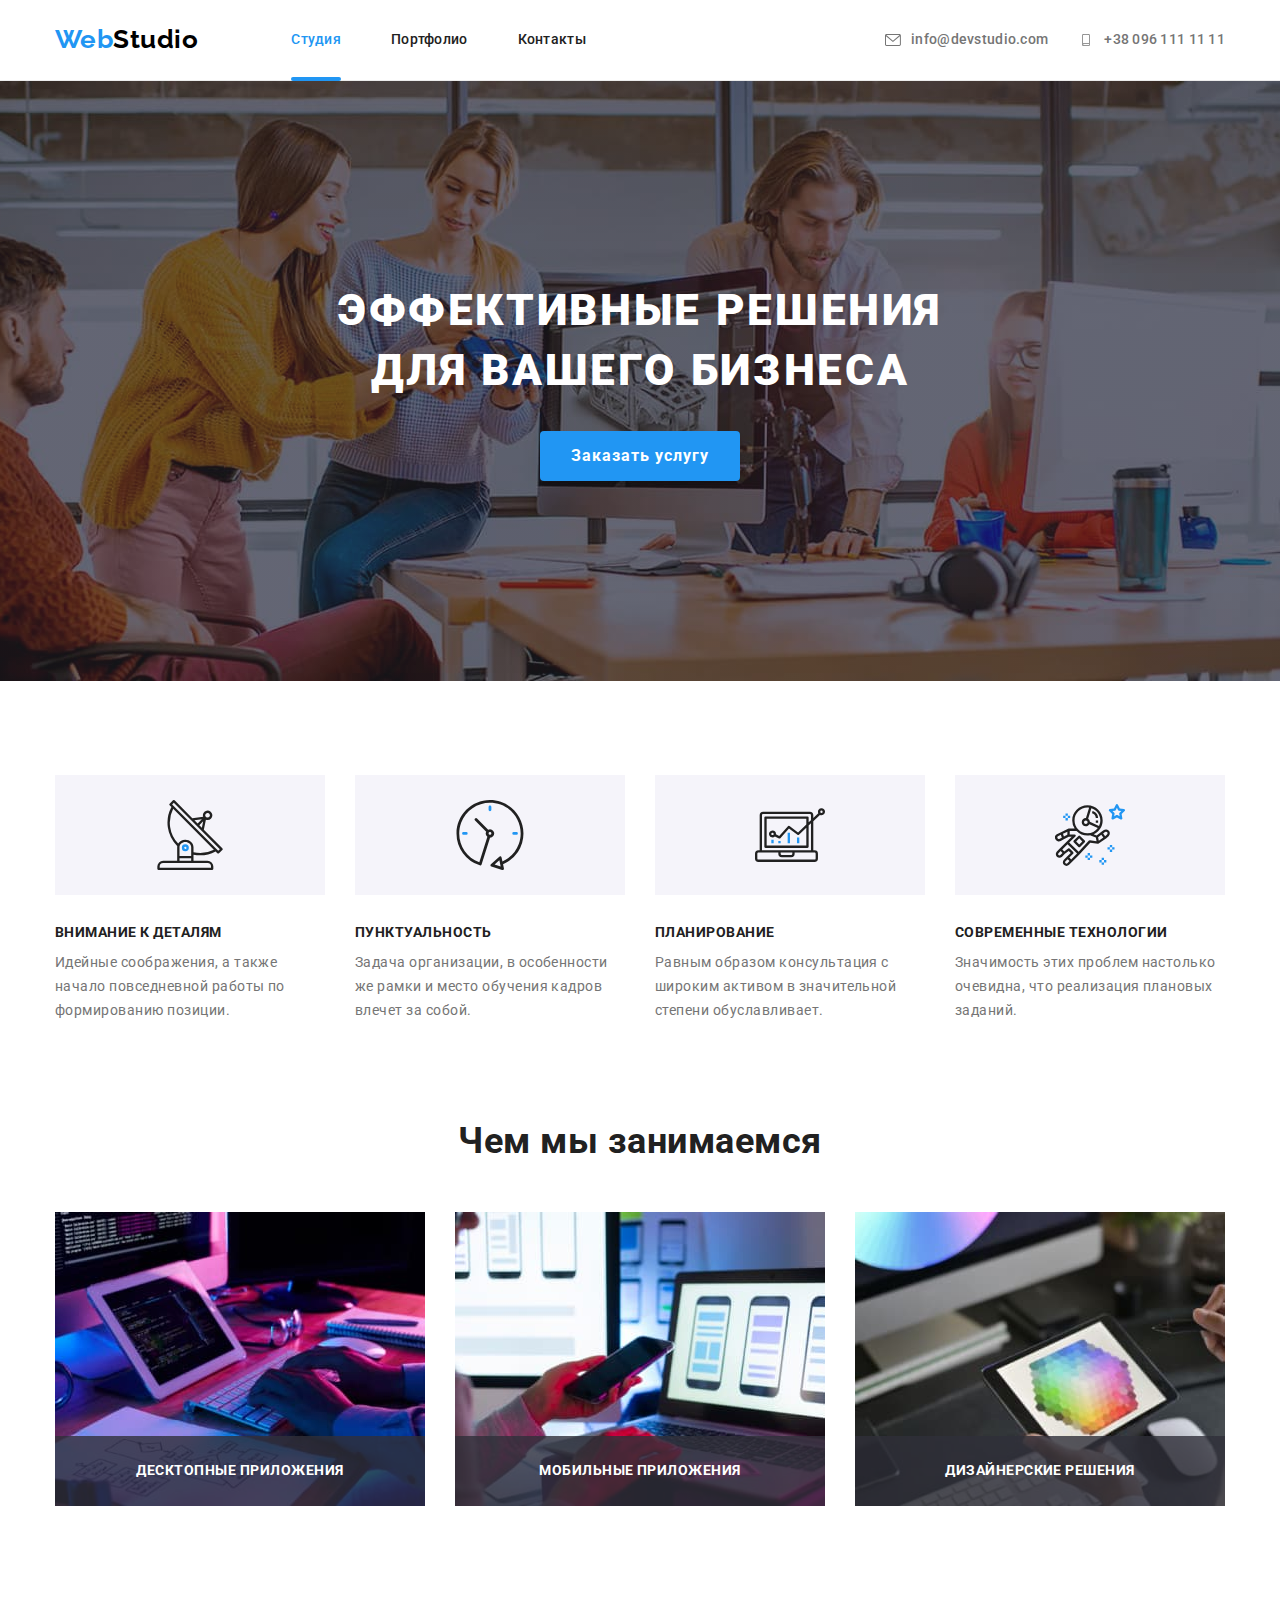
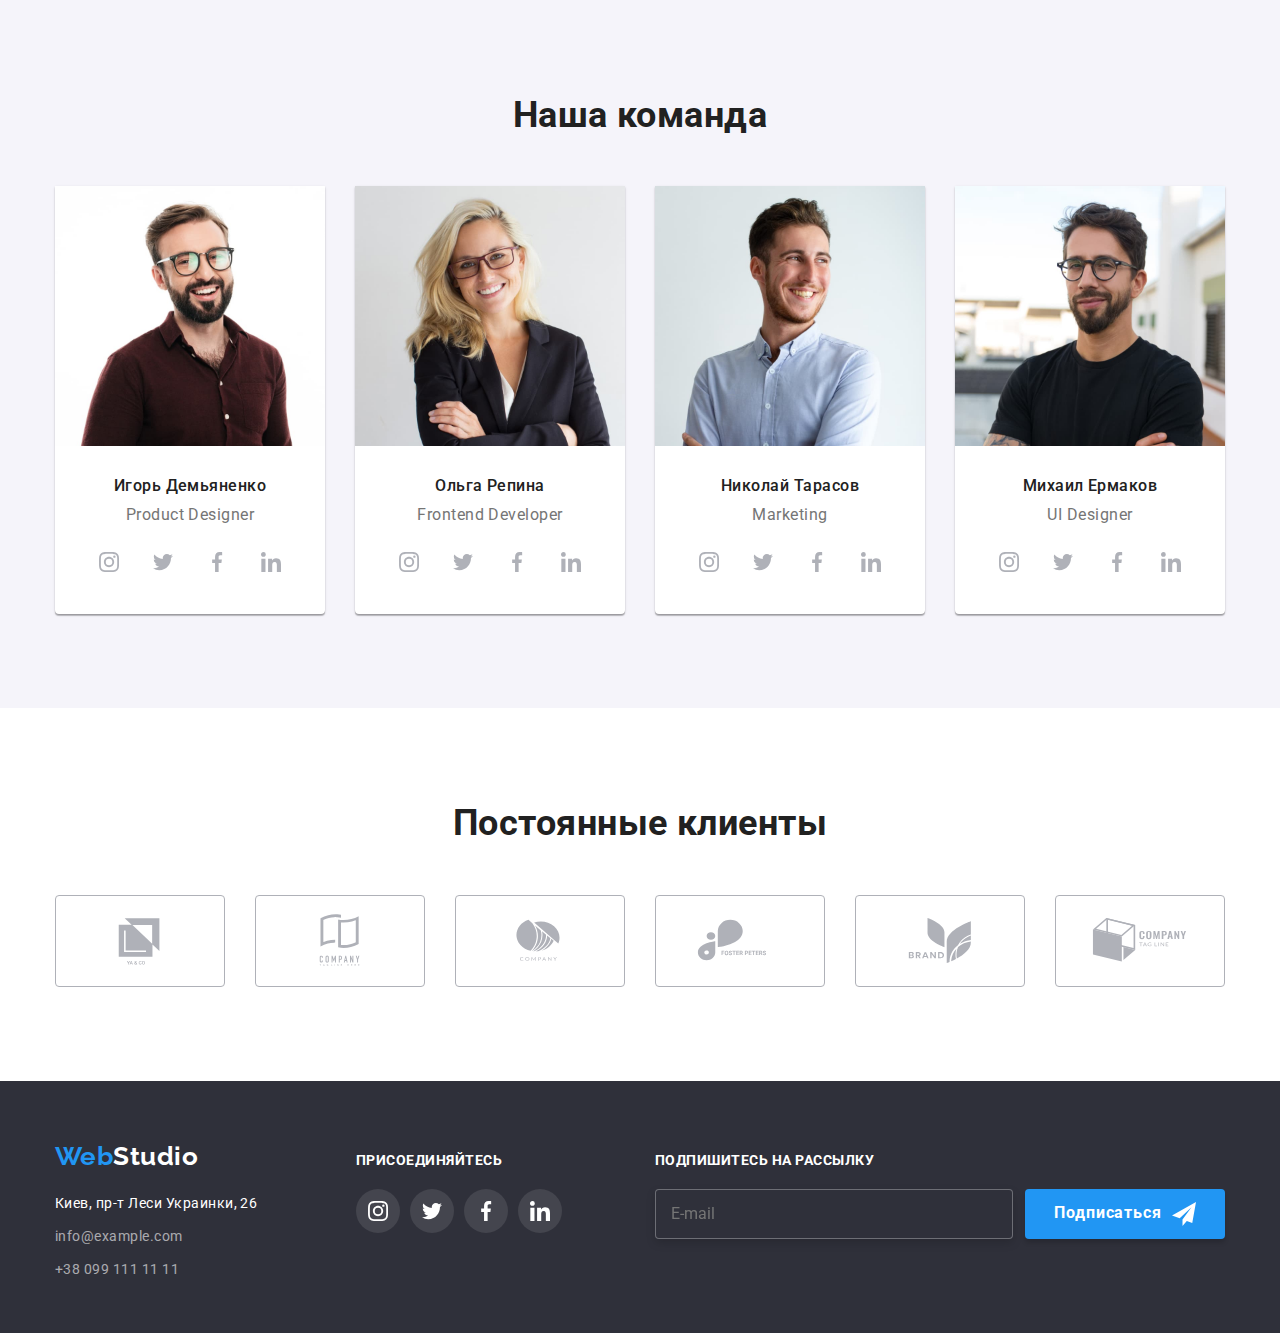
<file: index.html>
<!DOCTYPE html>
<html lang="en">
  <head>
    <meta charset="UTF-8" />
    <meta http-equiv="X-UA-Compatible" content="IE=edge" />
    <meta name="viewport" content="width=device-width, initial-scale=1.0" />
    <title>WebStudio</title>
    <link
      href="https://fonts.googleapis.com/css2?family=Raleway:wght@700&family=Roboto:wght@400;500;700;900&display=swap"
      rel="stylesheet"/>
    <link
      rel="stylesheet"
      href="https://cdnjs.cloudflare.com/ajax/libs/modern-normalize/1.1.0/modern-normalize.min.css"/>

    <link rel="stylesheet" href="./css/main.min.css" />
  </head>
  <body>
    
    <!-- HEADER -->
    <header class="header section">
      <div class="header__container container">
        <a class="logo link" href="./index.html"
          ><span class="logo__first-word">Web</span><span class="logo__second-word">Studio</span></a>
        <nav class="nav">
          <ul class="nav-list list">
            <li class="nav-list__item">
              <a class="nav-list__link link nav-list__link--active nav-list__link--current" href="">Студия</a>
            </li>
            <li class="nav-list__item">
              <a class="nav-list__link link" href="./portfolio.html">Портфолио</a>
            </li>
            <li class="nav-list__item"><a class="nav-list__link link" href="">Контакты</a></li>
          </ul>
        </nav>
        <ul class="contacts list">
          <li class="contacts__item">
            <a class="contacts__link link" href="mailto:info@devstudio.com">
              <svg class="contacts__icon" width="16" height="12">
                <use href="./images/sprite.svg#icon-envelope"></use>
              </svg>info@devstudio.com</a>
          </li>
          <li class="contacts__item">
            <a class="contacts__link link" href="tel:+380961111111">
              <svg class="contacts__icon" width="16" height="12">
                <use href="./images/sprite.svg#icon-smartphone"></use>
              </svg>+38 096 111 11 11</a>
          </li>
        </ul>
      </div>
    </header>
    <main>


      <!-- HERO -->
      <section class="hero section">
        <div class="container">
          <h1 class="hero__title">Эффективные решения для вашего бизнеса</h1>
          <button type="button" class="primary-btn btn" data-modal-open>Заказать услугу</button>
        </div>
      </section>


      <!-- FEATURES -->
      <section class="features section">
        <div class="container">
          <h2 class="visually-hidden">Наши преимущества</h2>
          <ul class="features-list list">
            <li class="features-list__item">
              <div class="features-list__icon">
                <svg width="70" height="70">
                  <use href="./images/sprite.svg#icon-antenna"></use>
                </svg>
              </div>
              <div class="features-list__description">
                <h3 class="features-list__title">Внимание к деталям</h3>
                <p class="features-list__text">
                  Идейные соображения, а также начало повседневной работы по формированию позиции.
                </p>
              </div>
            </li>
            <li class="features-list__item">
              <div class="features-list__icon">
                <svg width="70" height="70">
                  <use href="./images/sprite.svg#icon-clock"></use>
                </svg>
              </div>
              <div class="features-list__description">
                <h3 class="features-list__title">Пунктуальность</h3>
                <p class="features-list__text">
                  Задача организации, в особенности же рамки и место обучения кадров влечет за
                  собой.
                </p>
              </div>
            </li>
            <li class="features-list__item">
              <div class="features-list__icon">
                <svg width="70" height="70">
                  <use href="./images/sprite.svg#icon-diagram"></use>
                </svg>
              </div>
              <div class="features-list__description">
                <h3 class="features-list__title">Планирование</h3>
                <p class="features-list__text">
                  Равным образом консультация с широким активом в значительной степени
                  обуславливает.
                </p>
              </div>
            </li>
            <li class="features-list__item">
              <div class="features-list__icon">
                <svg width="70" height="70">
                  <use href="./images/sprite.svg#icon-astronaut"></use>
                </svg>
              </div>
              <div class="features-list__description">
                <h3 class="features-list__title">Современные технологии</h3>
                <p class="features-list__text">
                  Значимость этих проблем настолько очевидна, что реализация плановых заданий.
                </p>
              </div>
            </li>
          </ul>
        </div>
      </section>


      <!-- DIRECTIONS -->
      <section class="directions section">
        <div class="container">
          <h2 class="directions__title">Чем мы занимаемся</h2>
          <ul class="directions__list list">
            <li class="directions__item">
              <img src="./images/box-a.jpg" width="370" height="294" alt="Пример работы №1" />
              <p class="directions__text">Десктопные приложения</p>
            </li>
            <li class="directions__item">
              <img src="./images/box-b.jpg" width="370" height="294" alt="Пример работы №2" />
              <p class="directions__text">Мобильные приложения</p>
            </li>
            <li class="directions__item">
              <img src="./images/box-c.jpg" width="370" height="294" alt="Пример работы №3" />
              <p class="directions__text">Дизайнерские решения</p>
            </li>
          </ul>
        </div>
      </section>


      <!-- OUR TEAM -->
      <section class="team section">
        <div class="container">
          <h2 class="team__title">Наша команда</h2>
          <ul class="team-list list">
            <li class="team-list__card">
              <img
                src="./images/img-product-designer.jpg"
                width="270"
                height="260"
                alt="Игорь Демьяненко"
              />
              <div class="team-list__description">
                <h3 class="team-list__name">Игорь Демьяненко</h3>
                <p class="team-list__position">Product Designer</p>
                <ul class="social list">
                  <li class="social__item">
                    <a
                      class="social__link link"
                      href=""
                      target="_blank"
                      rel="nofollow noopener noreferrer"
                      aria-label="Ссылка на Instagram"
                    >
                      <svg class="social__icon" width="20" height="20">
                        <use href="./images/sprite.svg#icon-instagram"></use>
                      </svg>
                    </a>
                  </li>
                  <li class="social__item">
                    <a
                      class="social__link link"
                      href=""
                      target="_blank"
                      rel="nofollow noopener noreferrer"
                      aria-label="Ссылка на twitter"
                    >
                      <svg class="social__icon" width="20" height="20">
                        <use href="./images/sprite.svg#icon-twitter"></use>
                      </svg>
                    </a>
                  </li>
                  <li class="social__item">
                    <a
                      class="social__link link"
                      href=""
                      target="_blank"
                      rel="nofollow noopener noreferrer"
                      aria-label="Ссылка на facebook"
                    >
                      <svg class="social__icon" width="20" height="20">
                        <use href="./images/sprite.svg#icon-facebook"></use>
                      </svg>
                    </a>
                  </li>
                  <li class="social__item">
                    <a
                      class="social__link link"
                      href=""
                      target="_blank"
                      rel="nofollow noopener noreferrer"
                      aria-label="Ссылка на linkedin"
                    >
                      <svg class="social__icon" width="20" height="20">
                        <use href="./images/sprite.svg#icon-linkedin"></use>
                      </svg>
                    </a>
                  </li>
                </ul>
              </div>
            </li>
            <li class="team-list__card">
              <img
                src="./images/img-frontend-developer.jpg"
                width="270"
                height="260"
                alt="Ольга Репина"
              />
              <div class="team-list__description">
                <h3 class="team-list__name">Ольга Репина</h3>
                <p class="team-list__position">Frontend Developer</p>
                <ul class="social list">
                  <li class="social__item">
                    <a
                      class="social__link link"
                      href=""
                      target="_blank"
                      rel="nofollow noopener noreferrer"
                      aria-label="Ссылка на Instagram"
                    >
                      <svg class="social__icon" width="20" height="20">
                        <use href="./images/sprite.svg#icon-instagram"></use>
                      </svg>
                    </a>
                  </li>
                  <li class="social__item">
                    <a
                      class="social__link link"
                      href=""
                      target="_blank"
                      rel="nofollow noopener noreferrer"
                      aria-label="Ссылка на twitter"
                    >
                      <svg class="social__icon" width="20" height="20">
                        <use href="./images/sprite.svg#icon-twitter"></use>
                      </svg>
                    </a>
                  </li>
                  <li class="social__item">
                    <a
                      class="social__link link"
                      href=""
                      target="_blank"
                      rel="nofollow noopener noreferrer"
                      aria-label="Ссылка на facebook"
                    >
                      <svg class="social__icon" width="20" height="20">
                        <use href="./images/sprite.svg#icon-facebook"></use>
                      </svg>
                    </a>
                  </li>
                  <li class="social__item">
                    <a
                      class="social__link link"
                      href=""
                      target="_blank"
                      rel="nofollow noopener noreferrer"
                      aria-label="Ссылка на linkedin"
                    >
                      <svg class="social__icon" width="20" height="20">
                        <use href="./images/sprite.svg#icon-linkedin"></use>
                      </svg>
                    </a>
                  </li>
                </ul>
              </div>
            </li>
            <li class="team-list__card">
              <img
                src="./images/img-marketing.jpg"
                width="270"
                height="260"
                alt="Николай Тарасов"
              />
              <div class="team-list__description">
                <h3 class="team-list__name">Николай Тарасов</h3>
                <p class="team-list__position">Marketing</p>
                <ul class="social list">
                  <li class="social__item">
                    <a
                      class="social__link link"
                      href=""
                      target="_blank"
                      rel="nofollow noopener noreferrer"
                      aria-label="Ссылка на Instagram"
                    >
                      <svg class="social__icon" width="20" height="20">
                        <use href="./images/sprite.svg#icon-instagram"></use>
                      </svg>
                    </a>
                  </li>
                  <li class="social__item">
                    <a
                      class="social__link link"
                      href=""
                      target="_blank"
                      rel="nofollow noopener noreferrer"
                      aria-label="Ссылка на twitter"
                    >
                      <svg class="social__icon" width="20" height="20">
                        <use href="./images/sprite.svg#icon-twitter"></use>
                      </svg>
                    </a>
                  </li>
                  <li class="social__item">
                    <a
                      class="social__link link"
                      href=""
                      target="_blank"
                      rel="nofollow noopener noreferrer"
                      aria-label="Ссылка на facebook"
                    >
                      <svg class="social__icon" width="20" height="20">
                        <use href="./images/sprite.svg#icon-facebook"></use>
                      </svg>
                    </a>
                  </li>
                  <li class="social__item">
                    <a
                      class="social__link link"
                      href=""
                      target="_blank"
                      rel="nofollow noopener noreferrer"
                      aria-label="Ссылка на linkedin"
                    >
                      <svg class="social__icon" width="20" height="20">
                        <use href="./images/sprite.svg#icon-linkedin"></use>
                      </svg>
                    </a>
                  </li>
                </ul>
              </div>
            </li>
            <li class="team-list__card">
              <img
                src="./images/img-ui-designer.jpg"
                width="270"
                height="260"
                alt="Михаил Ермаков"
              />
              <div class="team-list__description">
                <h3 class="team-list__name">Михаил Ермаков</h3>
                <p class="team-list__position">UI Designer</p>
                <ul class="social list">
                  <li class="social__item">
                    <a
                      class="social__link link"
                      href=""
                      target="_blank"
                      rel="nofollow noopener noreferrer"
                      aria-label="Ссылка на Instagram"
                    >
                      <svg class="social__icon" width="20" height="20">
                        <use href="./images/sprite.svg#icon-instagram"></use>
                      </svg>
                    </a>
                  </li>
                  <li class="social__item">
                    <a
                      class="social__link link"
                      href=""
                      target="_blank"
                      rel="nofollow noopener noreferrer"
                      aria-label="Ссылка на twitter">
                      <svg class="social__icon" width="20" height="20">
                        <use href="./images/sprite.svg#icon-twitter"></use>
                      </svg>
                    </a>
                  </li>
                  <li class="social__item">
                    <a
                      class="social__link link"
                      href=""
                      target="_blank"
                      rel="nofollow noopener noreferrer"
                      aria-label="Ссылка на facebook">
                      <svg class="social__icon" width="20" height="20">
                        <use href="./images/sprite.svg#icon-facebook"></use>
                      </svg>
                    </a>
                  </li>
                  <li class="social__item">
                    <a
                      class="social__link link"
                      href=""
                      target="_blank"
                      rel="nofollow noopener noreferrer"
                      aria-label="Ссылка на linkedin">
                      <svg class="social__icon" width="20" height="20">
                        <use href="./images/sprite.svg#icon-linkedin"></use>
                      </svg>
                    </a>
                  </li>
                </ul>
              </div>
            </li>
          </ul>
        </div>
      </section>


      <!-- CUSTOMERS -->
      <section class="clients section">
        <div class="container">
          <h2 class="clients__title">Постоянные клиенты</h2>
          <ul class="clients-list list">
            <li class="clients-list__item">
              <a href="" class="clients-list__link link">
                <svg class="clients-list__ikon" width="106" height="60">
                  <use href="./images/sprite.svg#icon-logo1"></use>
                </svg>
              </a>
            </li>
            <li class="clients-list__item">
              <a href="" class="clients-list__link">
                <svg class="clients-list__ikon" width="106" height="60">
                  <use href="./images/sprite.svg#icon-logo2"></use>
                </svg>
              </a>
            </li>
            <li class="clients-list__item">
              <a href="" class="clients-list__link">
                <svg class="clients-list__ikon" width="106" height="60">
                  <use href="./images/sprite.svg#icon-logo3"></use>
                </svg>
              </a>
            </li>
            <li class="clients-list__item">
              <a href="" class="clients-list__link">
                <svg class="clients-list__ikon" width="106" height="60">
                  <use href="./images/sprite.svg#icon-logo4"></use>
                </svg>
              </a>
            </li>
            <li class="clients-list__item">
              <a href="" class="clients-list__link">
                <svg class="clients-list__ikon" width="106" height="60">
                  <use href="./images/sprite.svg#icon-logo5"></use>
                </svg>
              </a>
            </li>
            <li class="clients-list__item">
              <a href="" class="clients-list__link">
                <svg class="clients-list__ikon" width="106" height="60">
                  <use href="./images/sprite.svg#icon-logo6"></use>
                </svg>
              </a>
            </li>
          </ul>
        </div>
      </section>
    </main>

   <!-- FOOTER -->
    <footer class="footer section">
      <div class="footer__container container">
        <div class="address">
          <a class="logo logo__footer link" href="./index.html"
            ><span class="logo__first-word">Web</span
            ><span class="logo__third-word">Studio</span></a
          >
          <address class="address">
            <ul class="address__list list">
              <li class="address__item">
                <p class="address__post">Киев, пр-т Леси Украинки, 26</p>
              </li>
              <li class="address__item">
                <a class="address__link link" href="mailto:info@example.com">info@example.com</a>
              </li>
              <li class="address__item">
                <a class="address__link link" href="tel:+380991111111">+38 099 111 11 11</a>
              </li>
            </ul>
          </address>
        </div>
        <div class="join">
          <p class="join__text">Присоединяйтесь</p>
          <ul class="social list">
            <li class="social__item">
              <a
                class="social__link social__link--dark link"
                href=""
                target="_blank"
                rel="nofollow noopener noreferrer"
                aria-label="Ссылка на Instagram"
              >
                <svg class="social__icon" width="20" height="20">
                  <use href="./images/sprite.svg#icon-instagram"></use>
                </svg>
              </a>
            </li>
            <li class="social__item">
              <a
                class="social__link social__link--dark link"
                href=""
                target="_blank"
                rel="nofollow noopener noreferrer"
                aria-label="Ссылка на twitter"
              >
                <svg class="social__icon" width="20" height="20">
                  <use href="./images/sprite.svg#icon-twitter"></use>
                </svg>
              </a>
            </li>
            <li class="social__item">
              <a
                class="social__link social__link--dark link"
                href=""
                target="_blank"
                rel="nofollow noopener noreferrer"
                aria-label="Ссылка на facebook"
              >
                <svg class="social__icon" width="20" height="20">
                  <use href="./images/sprite.svg#icon-facebook"></use>
                </svg>
              </a>
            </li>
            <li class="social__item">
              <a
                class="social__link social__link--dark link"
                href=""
                target="_blank"
                rel="nofollow noopener noreferrer"
                aria-label="Ссылка на linkedin"
              >
                <svg class="social__icon" width="20" height="20">
                  <use href="./images/sprite.svg#icon-linkedin"></use>
                </svg>
              </a>
            </li>
          </ul>
        </div>
        <div class="subscribe">
          <form action="#" class="subscribe__form">
            <div class="subscribe__field">
              <label for="user-email" class="subscribe__label">Подпишитесь на рассылку</label>
              <input
                type="email"
                class="subscribe__input"
                placeholder="E-mail"
                name="user-email"
                id="user-email"
              />
            </div>
            <button type="submit" class="primary-btn primary-btn--with-icon btn">
              Подписаться
            </button>
          </form>
        </div>
      </div>
    </footer>

    <!-- MODAL -->
    <div class="backdrop is-hidden" data-modal>
      <div class="modal">
        <button type="button" class="modal__close-btn btn" data-modal-close>
          <svg class="modal__icon-close" width="18" height="18">
            <use href="./images/sprite.svg#icon-close"></use>
          </svg>
        </button>
        <p class="modal__title">Оставьте свои данные, мы вам перезвоним</p>
        <form action="*" class="modal-form">
          <div class="modal-field">
            <label for="user-name" class="modal-label">Имя</label>
            <div class="input-wrap">
              <input
                type="text"
                class="modal-input"
                name="user-name"
                required
                id="user-name"
                placeholder=" "
                minlength="2"
              />
              <svg class="modal-icon-input" width="18" height="18">
                <use href="./images/sprite.svg#icon-person"></use>
              </svg>
            </div>
          </div>
          <div class="modal-field">
            <label for="user-tel" class="modal-label">Телефон</label>
            <div class="input-wrap">
              <input
                type="text"
                class="modal-input"
                name="user-tel"
                required
                id="user-tel"
                placeholder=" "
              />
              <svg class="modal-icon-input" width="18" height="18">
                <use href="./images/sprite.svg#icon-phone"></use>
              </svg>
            </div>
          </div>
          <div class="modal-field">
            <label for="user-email2" class="modal-label">Почта</label>
            <div class="input-wrap">
              <input
                type="text"
                class="modal-input"
                name="user-email2"
                required
                id="user-email2"
                placeholder=" "
              />
              <svg class="modal-icon-input" width="18" height="18">
                <use href="./images/sprite.svg#icon-email-black"></use>
              </svg>
            </div>
          </div>
          <div class="modal-field">
            <label class="modal-label"
              >Комментарий
              <textarea name="user-text" class="modal-text" placeholder="Введите текст"></textarea>
            </label>
          </div>
          <div class="modal-field">
            <input
              type="checkbox"
              id="agreement"
              name="agreement"
              class="modal-check visually-hidden"
            />
            <label for="agreement" class="check-text">
              <span>
                <svg class="check-icon" width="16" height="15">
                  <use href="images/sprite.svg#icon-vector"></use>
                </svg>
              </span>
              Соглашаюсь с рассылкой и принимаю
              <a href="" class="check-link">Условия договора</a></label
            >
          </div>
          <button type="submit" class="primary-btn btn">Отправить</button>
        </form>
      </div>
    </div>
    <script src="./js/modal.js"></script>
  </body>
</html>
</file>
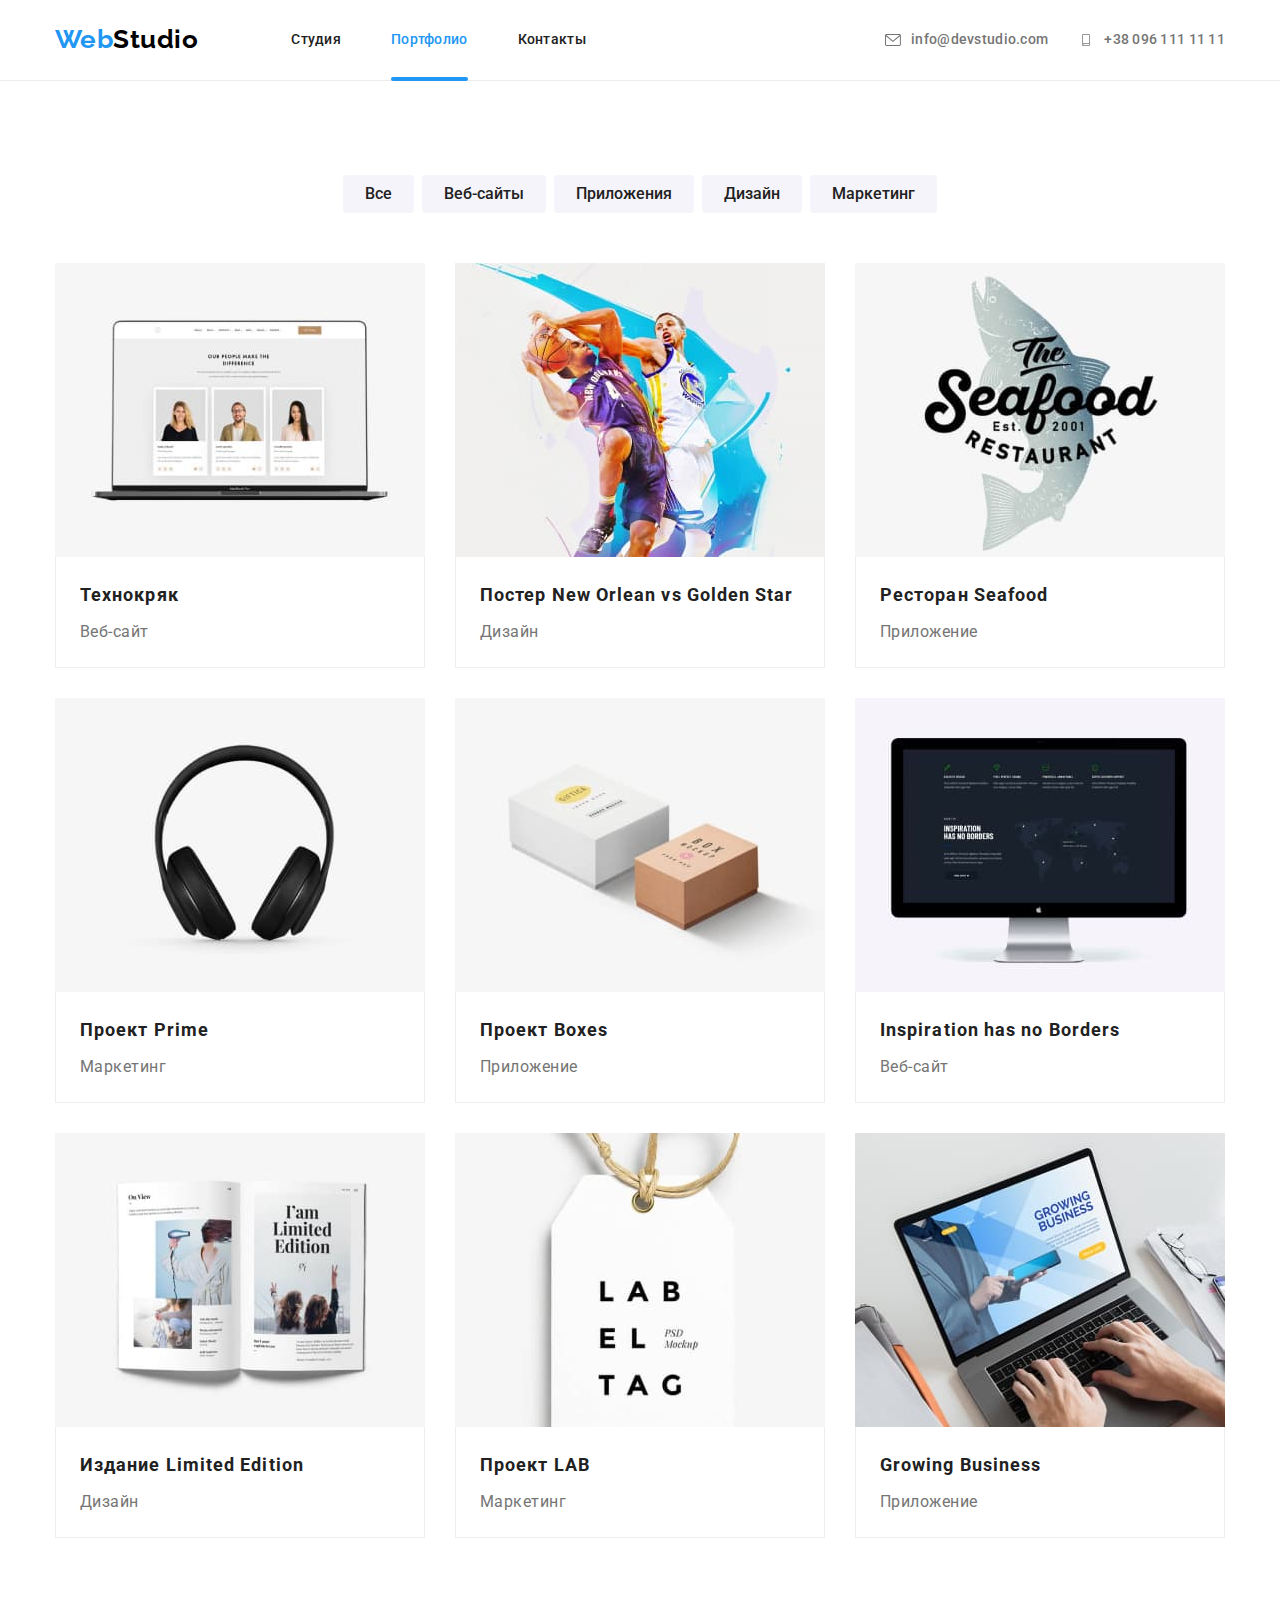
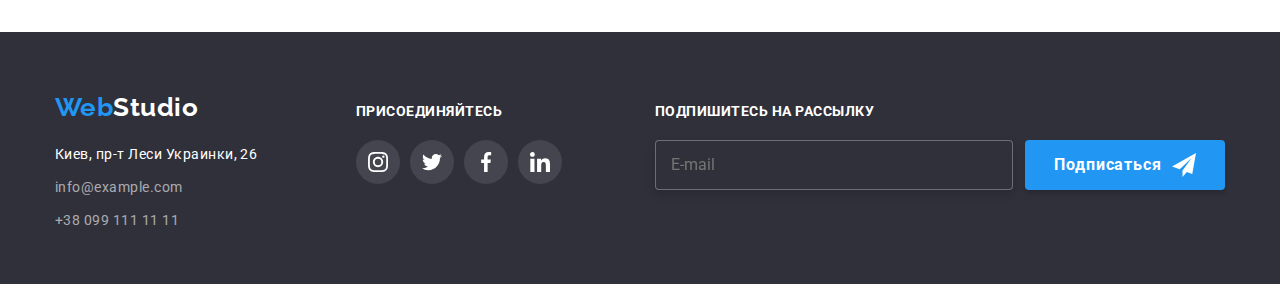
<file: portfolio.html>
<!DOCTYPE html>
<html lang="en">
  <head>
    <meta charset="UTF-8" />
    <meta http-equiv="X-UA-Compatible" content="IE=edge" />
    <meta name="viewport" content="width=device-width, initial-scale=1.0" />
    <title>WebStudio</title>
    <link
      href="https://fonts.googleapis.com/css2?family=Raleway:wght@700&family=Roboto:wght@400;500;700;900&display=swap"
      rel="stylesheet"/>
    <link
      rel="stylesheet"
      href="https://cdnjs.cloudflare.com/ajax/libs/modern-normalize/1.1.0/modern-normalize.min.css"/>

    <link rel="stylesheet" href="./css/main.min.css" />
  </head>
  <body>

    <!-- HEADER -->
    <header class="header section">
      <div class="header__container container">
        <a class="logo link" href="./index.html"
          ><span class="logo__first-word">Web</span><span class="logo__second-word">Studio</span></a
        >
        <nav class="nav">
          <ul class="nav-list list">
            <li class="nav-list__item">
              <a class="nav-list__link link" href="./index.html">Студия</a>
            </li>
            <li class="nav-list__item">
              <a
                class="nav-list__link nav-list__link--active nav-list__link--current link"
                href="./portfolio.html"
                >Портфолио</a
              >
            </li>
            <li class="nav-list__item"><a class="nav-list__link link" href="">Контакты</a></li>
          </ul>
        </nav>
        <ul class="contacts list">
          <li class="contacts__item">
            <a class="contacts__link link" href="mailto:info@devstudio.com">
              <svg class="contacts__icon" width="16" height="12">
                <use href="./images/sprite.svg#icon-envelope"></use>
              </svg>
              info@devstudio.com</a
            >
          </li>
          <li class="contacts__item">
            <a class="contacts__link link" href="tel:+380961111111">
              <svg class="contacts__icon" width="16" height="12">
                <use href="./images/sprite.svg#icon-smartphone"></use>
              </svg>
              +38 096 111 11 11</a
            >
          </li>
        </ul>
      </div>
    </header>
    <main>

      <!-- PORTFOLIO -->
      <section class="portfolio section">
        <div class="container">
          <h1 class="visually-hidden">Portfolio</h1>

          <!-- FILTERS BUTTONS -->
          <ul class="filters list">
            <li class="filters__item">
              <button class="filters__button btn" type="button">Все</button>
            </li>
            <li class="filters__item">
              <button class="filters__button btn" type="button">Веб-сайты</button>
            </li>
            <li class="filters__item">
              <button class="filters__button btn" type="button">Приложения</button>
            </li>
            <li class="filters__item">
              <button class="filters__button btn" type="button">Дизайн</button>
            </li>
            <li class="filters__item">
              <button class="filters__button btn" type="button">Маркетинг</button>
            </li>
          </ul>

          <!-- PROJECTS -->
          <ul class="projects list">
            <li class="projects__item">
              <a href="" class="projects__link link">
                <div class="projects__wrap">
                  <img
                    src="./images/img-texnokryak.jpg"
                    width="370"
                    height="294"
                    alt="Экран ноутбука с изображением сайта"
                  />
                  <p class="projects__top-text">
                    Технокряк это современная площадка распространения коронавируса. Компании
                    используют эту платформу для цифрового шпионажа и атак на защищённые сервера
                    конкурентов.
                  </p>
                </div>
                <div class="projects__description">
                  <h2 class="projects__name">Технокряк</h2>
                  <p class="projects__type">Веб-сайт</p>
                </div>
              </a>
            </li>
            <li class="projects__item">
              <a href="" class="projects__link link">
                <div class="projects__wrap">
                  <img
                    src="./images/img-new-orlean.jpg"
                    width="370"
                    height="294"
                    alt="Два игрока в баскетбол"
                  />
                  <p class="projects__top-text">
                    Технокряк это современная площадка распространения коронавируса. Компании
                    используют эту платформу для цифрового шпионажа и атак на защищённые сервера
                    конкурентов.
                  </p>
                </div>
                <div class="projects__description">
                  <h2 class="projects__name">Постер New Orlean vs Golden Star</h2>
                  <p class="projects__type">Дизайн</p>
                </div>
              </a>
            </li>
            <li class="projects__item">
              <a href="" class="projects__link link">
                <div class="projects__wrap">
                  <img
                    src="./images/img-seafood.jpg"
                    width="370"
                    height="294"
                    alt="Реклама ресторана Seafood"
                  />
                  <p class="projects__top-text">
                    Технокряк это современная площадка распространения коронавируса. Компании
                    используют эту платформу для цифрового шпионажа и атак на защищённые сервера
                    конкурентов.
                  </p>
                </div>
                <div class="projects__description">
                  <h2 class="projects__name">Ресторан Seafood</h2>
                  <p class="projects__type">Приложение</p>
                </div>
              </a>
            </li>
            <li class="projects__item">
              <a href="" class="projects__link link">
                <div class="projects__wrap">
                  <img
                    src="./images/img-prime.jpg"
                    width="370"
                    height="294"
                    alt="Черные наушники"
                  />
                  <p class="projects__top-text">
                    Технокряк это современная площадка распространения коронавируса. Компании
                    используют эту платформу для цифрового шпионажа и атак на защищённые сервера
                    конкурентов.
                  </p>
                </div>
                <div class="projects__description">
                  <h2 class="projects__name">Проект Prime</h2>
                  <p class="projects__type">Маркетинг</p>
                </div>
              </a>
            </li>
            <li class="projects__item">
              <a href="" class="projects__link link">
                <div class="projects__wrap">
                  <img
                    src="./images/img-boxes.jpg"
                    width="370"
                    height="294"
                    alt="Две картонные коробки"
                  />
                  <p class="projects__top-text">
                    Технокряк это современная площадка распространения коронавируса. Компании
                    используют эту платформу для цифрового шпионажа и атак на защищённые сервера
                    конкурентов.
                  </p>
                </div>
                <div class="projects__description">
                  <h2 class="projects__name">Проект Boxes</h2>
                  <p class="projects__type">Приложение</p>
                </div>
              </a>
            </li>
            <li class="projects__item">
              <a href="" class="projects__link link">
                <div class="projects__wrap">
                  <img
                    src="./images/img-inspiration.jpg"
                    width="370"
                    height="294"
                    alt="Монитор компьютера"
                  />
                  <p class="projects__top-text">
                    Технокряк это современная площадка распространения коронавируса. Компании
                    используют эту платформу для цифрового шпионажа и атак на защищённые сервера
                    конкурентов.
                  </p>
                </div>
                <div class="projects__description">
                  <h2 class="projects__name">Inspiration has no Borders</h2>
                  <p class="projects__type">Веб-сайт</p>
                </div>
              </a>
            </li>
            <li class="projects__item">
              <a href="" class="projects__link link">
                <div class="projects__wrap">
                  <img
                    src="./images/img-limited-edition.jpg"
                    width="370"
                    height="294"
                    alt="Разворот журнала"
                  />
                  <p class="projects__top-text">
                    Технокряк это современная площадка распространения коронавируса. Компании
                    используют эту платформу для цифрового шпионажа и атак на защищённые сервера
                    конкурентов.
                  </p>
                </div>
                <div class="projects__description">
                  <h2 class="projects__name">Издание Limited Edition</h2>
                  <p class="projects__type">Дизайн</p>
                </div>
              </a>
            </li>
            <li class="projects__item">
              <a href="" class="projects__link link">
                <div class="projects__wrap">
                  <img
                    src="./images/img-lab.jpg"
                    width="370"
                    height="294"
                    alt="Этикетка с надписью LAB EL TAG"
                  />
                  <p class="projects__top-text">
                    Технокряк это современная площадка распространения коронавируса. Компании
                    используют эту платформу для цифрового шпионажа и атак на защищённые сервера
                    конкурентов.
                  </p>
                </div>
                <div class="projects__description">
                  <h2 class="projects__name">Проект LAB</h2>
                  <p class="projects__type">Маркетинг</p>
                </div>
              </a>
            </li>
            <li class="projects__item">
              <a href="" class="projects__link link">
                <div class="projects__wrap">
                  <img
                    src="./images/img-growing-business.jpg"
                    width="370"
                    height="294"
                    alt="Экран ноутбука"
                  />
                  <p class="projects__top-text">
                    Технокряк это современная площадка распространения коронавируса. Компании
                    используют эту платформу для цифрового шпионажа и атак на защищённые сервера
                    конкурентов.
                  </p>
                </div>
                <div class="projects__description">
                  <h2 class="projects__name">Growing Business</h2>
                  <p class="projects__type">Приложение</p>
                </div>
              </a>
            </li>
          </ul>
        </div>
      </section>
    </main>


    <!-- FOOTER -->
    <footer class="footer section">
      <div class="footer__container container">
        <div class="address">
          <a class="logo logo__footer link" href="./index.html"
            ><span class="logo__first-word">Web</span
            ><span class="logo__third-word">Studio</span></a
          >
          <address class="address">
            <ul class="address__list list">
              <li class="address__item">
                <p class="address__post">Киев, пр-т Леси Украинки, 26</p>
              </li>
              <li class="address__item">
                <a class="address__link link" href="mailto:info@example.com">info@example.com</a>
              </li>
              <li class="address__item">
                <a class="address__link link" href="tel:+380991111111">+38 099 111 11 11</a>
              </li>
            </ul>
          </address>
        </div>
        <div class="join">
          <p class="join__text">Присоединяйтесь</p>
          <ul class="social list">
            <li class="social__item">
              <a
                class="social__link social__link--dark link"
                href=""
                target="_blank"
                rel="nofollow noopener noreferrer"
                aria-label="Ссылка на Instagram"
              >
                <svg class="social__icon" width="20" height="20">
                  <use href="./images/sprite.svg#icon-instagram"></use>
                </svg>
              </a>
            </li>
            <li class="social__item">
              <a
                class="social__link social__link--dark link"
                href=""
                target="_blank"
                rel="nofollow noopener noreferrer"
                aria-label="Ссылка на twitter"
              >
                <svg class="social__icon" width="20" height="20">
                  <use href="./images/sprite.svg#icon-twitter"></use>
                </svg>
              </a>
            </li>
            <li class="social__item">
              <a
                class="social__link social__link--dark link"
                href=""
                target="_blank"
                rel="nofollow noopener noreferrer"
                aria-label="Ссылка на facebook"
              >
                <svg class="social__icon" width="20" height="20">
                  <use href="./images/sprite.svg#icon-facebook"></use>
                </svg>
              </a>
            </li>
            <li class="social__item">
              <a
                class="social__link social__link--dark link"
                href=""
                target="_blank"
                rel="nofollow noopener noreferrer"
                aria-label="Ссылка на linkedin"
              >
                <svg class="social__icon" width="20" height="20">
                  <use href="./images/sprite.svg#icon-linkedin"></use>
                </svg>
              </a>
            </li>
          </ul>
        </div>
        <div class="subscribe">
          <form action="#" class="subscribe__form">
            <div class="subscribe__field">
              <label for="user-email" class="subscribe__label">Подпишитесь на рассылку</label>
              <input
                type="email"
                class="subscribe__input"
                placeholder="E-mail"
                name="user-email"
                id="user-email"
              />
            </div>
            <button type="submit" class="primary-btn primary-btn--with-icon btn">
              Подписаться
            </button>
          </form>
        </div>
      </div>
    </footer>
  </body>
</html>
</file>
<file: css/main.min.css>
:root{--primary-text-color: #212121;--additional-text-color: #757575;--accent-color: #2196f3;--logo-text-color: #000000;--additional-accent-color: #ffffff;--mailto-tel-text-color: rgba(255, 255, 255, 0.6);--primary-background-color: #e5e5e5;--additional-background-color: #f5f4fa;--futer-background-color: #2f303a;--border-portfolio: #eeeeee;--border-line-heder: #ececec;--icon-color: #afb1b8;--icon-color-hover: #ffffff;--additional-icon-color-hover: #2196f3;--additional-icon-color-footer: #44454e}.visually-hidden{position:absolute;width:1px;height:1px;margin:-1px;padding:0;overflow:hidden;border:0;clip:rect(0 0 0 0)}.primary-btn,.modal__close-btn,.check-text,.check-text span,.social,.social__link,.header__container,.features-list__icon,.directions__text,.clients-list__link,.filters{display:flex;justify-content:center;align-items:center}.nav-list,.contacts,.contacts__link,.features-list,.directions__list,.team-list,.clients-list{display:flex;justify-content:space-between;align-items:center}body{font-family:'Roboto', 'Sans Serif';letter-spacing:0.03em;color:var(--primary-text-color)}p,h1,h2,h3,h4,h5,h6{margin:0}img,svg{display:block}.list{list-style:none;margin:0;padding:0}.link{text-decoration:none}.btn{cursor:pointer;border-radius:4px}.section{margin-left:auto;margin-right:auto}.container{width:1200px;padding-left:15px;padding-right:15px;margin-left:auto;margin-right:auto}.logo{font-family:'Raleway', 'Sans Serif';font-size:26px;line-height:1.2;font-weight:700;display:block;margin-right:93px}.logo__first-word{color:var(--accent-color)}.logo__second-word{color:var(--logo-text-color)}.logo__third-word{color:var(--additional-accent-color)}.nav-list__item:not(:last-child){margin-right:50px}.nav-list__link{position:relative;font-size:14px;line-height:1.14;font-weight:500;letter-spacing:0.02em;transition:color 250ms cubic-bezier(0.4, 0, 0.2, 1);color:inherit}.nav-list__link:hover,.nav-list__link:focus{color:var(--accent-color)}.nav-list__link--active{color:var(--accent-color)}.nav-list__link--current::after{content:'';position:absolute;width:100%;height:4px;border-radius:2px;background-color:var(--accent-color);bottom:-34px;left:0}.contacts{margin-left:auto}.contacts__item{color:var(--additional-text-color)}.contacts__item:not(:last-child){margin-right:30px}.contacts__link{font-size:14px;line-height:1.14;font-weight:500;letter-spacing:0.02em;transition:color 250ms cubic-bezier(0.4, 0, 0.2, 1);color:inherit}.contacts__link:hover,.contacts__link:focus{color:var(--accent-color)}.contacts__icon{margin-right:10px;fill:currentColor}.contacts__icon:hover,.contacts__icon:focus{fill:currentColor}.primary-btn{font-size:16px;line-height:1.88;font-weight:700;letter-spacing:0.06em;min-width:200px;height:50px;color:var(--additional-accent-color);background-color:var(--accent-color);border:1px solid transparent;box-shadow:0px 4px 4px rgba(0,0,0,0.15);margin-left:auto;margin-right:auto}.primary-btn--with-icon::after{content:'';width:24px;height:24px;margin-left:10px;background-image:url(../images/svg-icon-send.svg);background-size:contain}.backdrop{position:fixed;top:0;left:0;height:100vh;width:100vw;background:rgba(0,0,0,0.2);transition-property:transform;transition-duration:500ms;transition-timing-function:linear;transition-delay:0}.backdrop.is-hidden{opacity:0;pointer-events:none;visibility:hidden;transform:rotate(180deg)}.modal{position:absolute;top:50%;left:50%;width:528px;min-height:581px;transform:translate(-50%, -50%);background:var(--additional-accent-color);box-shadow:0px 1px 3px rgba(0,0,0,0.12),0px 1px 1px rgba(0,0,0,0.14),0px 2px 1px rgba(0,0,0,0.2);border-radius:4px;padding:40px}.modal__close-btn{position:absolute;right:8px;top:8px;width:30px;height:30px;background-color:var(--additional-accent-color);border:1px solid rgba(0,0,0,0.1);border-radius:50%;color:var(--logo-text-color);transition:color 250ms cubic-bezier(0.4, 0, 0.2, 1)}.modal__close-btn:hover{color:var(--accent-color)}.modal__icon-close{fill:currentColor}.modal__title{font-size:20px;line-height:1.15;font-weight:700;text-align:center;color:var(--primary-text-color);margin-bottom:12px}.modal-field{margin-bottom:10px;display:block;margin-left:auto;margin-right:auto}.modal-field:last-of-type{margin-bottom:30px;padding-right:10px;padding-left:10px}.modal-label{font-size:12px;line-height:1.17;font-weight:400;letter-spacing:0.01em;display:block;margin-bottom:4px;color:var(--additional-text-color)}.input-wrap{position:relative}.modal-input{width:100%;height:40px;border:1px solid rgba(33,33,33,0.2);border-radius:4px;padding-left:42px;outline:none}.modal-input:focus{border:1px solid var(--accent-color);outline:none}.modal-icon-input{position:absolute;top:50%;left:12px;transform:translateY(-50%)}.modal-input:focus+.modal-icon-input{fill:var(--accent-color)}.modal-text{width:100%;height:120px;border:1px solid rgba(33,33,33,0.2);border-radius:4px;outline:none;resize:none;display:block;padding:12px 16px;margin-bottom:20px}.modal-text:focus{border:1px solid var(--accent-color);outline:none}placeholder{font-size:14px;line-height:1.14;font-weight:400;letter-spacing:0.01em;color:rgba(117,117,117,0.5)}.check-text{font-size:14px;line-height:1.71;font-weight:400;color:var(--additional-text-color)}.check-text span{width:16px;height:15px;border-radius:2px;border:1px solid var(--primary-text-color);margin-right:8px}.modal-check:checked+.check-text span{background-color:var(--accent-color);border:none}.check-link{color:var(--accent-color);margin-left:4px}.social{width:206px}.social__item:not(:last-child){margin-right:10px}.social__link{width:44px;height:44px;border-radius:50%;color:var(--icon-color);transition:background-color 250ms cubic-bezier(0.4, 0, 0.2, 1),color 250ms cubic-bezier(0.4, 0, 0.2, 1)}.social__link:hover,.social__link:focus{background-color:var(--accent-color);color:var(--icon-color-hover)}.social__icon{fill:currentColor}.social__link--dark{background-color:var(--additional-icon-color-footer);color:var(--additional-accent-color)}.address{margin-right:70px;width:231px;flex-shrink:0;font-style:normal;font-size:14px;line-height:1.71;font-weight:400}.address__item:not(:last-child){margin-bottom:9px}.address__post{color:var(--additional-accent-color)}.address__link{color:var(--mailto-tel-text-color);transition:color 250ms cubic-bezier(0.4, 0, 0.2, 1)}.address__link:hover,.address__link:focus{color:var(--accent-color)}.join{padding-top:12px;padding-bottom:40px;margin-right:93px}.join__text{font-size:14px;line-height:1.14;font-weight:700;text-transform:uppercase;color:var(--additional-accent-color);margin-bottom:20px}.subscribe{display:block}.subscribe__form{display:flex;justify-content:space-between;align-items:flex-end}.subscribe__field{width:358px;padding-top:12px;margin-right:12px}.subscribe__label{font-size:14px;line-height:1.14;font-weight:700;display:block;margin-bottom:20px;color:var(--additional-accent-color);text-transform:uppercase}.subscribe__input{width:100%;height:50px;border:1px solid rgba(255,255,255,0.3);filter:drop-shadow(0px 4px 4px rgba(0,0,0,0.15));border-radius:4px;padding:15px;outline:none;color:var(--additional-accent-color);background-color:var(--futer-background-color)}.subscribe__input:focus{border:1px solid var(--accent-color);outline:none}placeholder{font-size:16px;line-height:1.25;font-weight:400;letter-spacing:0.01em;color:rgba(117,117,117,0.5)}.header{background-color:var(--additional-accent-color);padding-top:24px;padding-bottom:25px;border-bottom:1px solid var(--border-line-heder)}.hero{background-color:var(--futer-background-color);text-align:center;padding-top:200px;padding-bottom:200px;margin-bottom:0;min-height:600px;max-width:1600px;background-image:linear-gradient(to right, rgba(47,48,58,0.4), rgba(47,48,58,0.4)),url(../images/img-hero.jpg);background-size:cover;background-position:center;background-repeat:no-repeat}.hero__title{color:var(--additional-accent-color);font-size:44px;line-height:1.36;font-weight:900;letter-spacing:0.06em;text-transform:uppercase;width:696px;margin-left:auto;margin-right:auto;margin-bottom:30px}.features{padding-top:94px;padding-bottom:47px}.features-list{width:1170px}.features-list__item{width:270px;height:251px}.features-list__item:not(:last-child){margin-right:30px}.features-list__icon{background-color:var(--additional-background-color);height:120px;margin-bottom:30px}.features-list__title{font-size:14px;line-height:1.14;font-weight:700;text-transform:uppercase;margin-bottom:10px}.features-list__text{font-size:14px;line-height:1.71;font-weight:400;color:var(--additional-text-color)}.directions{padding-top:47px;padding-bottom:94px}.directions__title{color:var(--primary-text-color);font-size:36px;line-height:1.17;font-weight:700;margin-top:0;margin-bottom:50px;text-align:center}.directions__list{width:1170px}.directions__item{position:relative}.directions__item:not(:last-child){margin-right:30px}.directions__text{position:absolute;height:70px;width:100%;bottom:0;left:0;background-color:rgba(47,48,58,0.8);font-size:14px;line-height:1.14;font-weight:700;text-align:center;text-transform:uppercase;color:var(--additional-accent-color)}.team{background-color:var(--additional-background-color);padding-top:94px;padding-bottom:94px}.team__title{color:var(--primary-text-color);font-size:36px;line-height:1.17;font-weight:700;text-align:center;margin-bottom:50px}.team-list{width:1170px}.team-list__card{background-color:var(--additional-accent-color);box-shadow:0px 1px 3px rgba(0,0,0,0.12),0px 1px 1px rgba(0,0,0,0.14),0px 2px 1px rgba(0,0,0,0.2);border-radius:0px 0px 4px 4px;width:270px}.team-list__card:not(:last-child){margin-right:30px}.team-list__description{padding-top:30px;padding-bottom:30px;padding-right:32px;padding-left:32px}.team-list__name{color:var(--primary-text-color);font-size:16px;line-height:1.19;font-weight:500;text-align:center;margin-bottom:10px}.team-list__position{font-size:16px;line-height:1.19;font-weight:400;color:var(--additional-text-color);text-align:center;display:block;margin-bottom:16px}.clients{padding-top:94px;padding-bottom:94px}.clients__title{font-size:36px;line-height:1.17;font-weight:700;text-align:center;margin-bottom:50px}.clients-list{width:1170px}.clients-list__item:not(:last-child){margin-right:30px}.clients-list__link{width:170px;height:92px;border:1px solid var(--icon-color);border-radius:4px;color:var(--icon-color);transition:border-color 250ms cubic-bezier(0.4, 0, 0.2, 1),color 250ms cubic-bezier(0.4, 0, 0.2, 1)}.clients-list__link:hover,.clients-list__link:focus{border-color:var(--additional-icon-color-hover);color:var(--accent-color)}.clients-list__ikon{fill:currentColor}.footer{background-color:var(--futer-background-color);padding-top:60px;padding-bottom:60px;height:252px}.footer__container{display:flex;justify-content:flex-start;align-items:flex-start;width:1200px}.logo__footer{margin-bottom:20px}.portfolio.section{padding-top:94px;padding-bottom:94px}.filters{padding-bottom:16px;margin-bottom:34px}.filters__item:not(:last-child){margin-right:8px}.filters__button{display:block;font-size:16px;line-height:1.62;font-weight:500;text-align:center;background-color:var(--additional-background-color);color:var(--primary-text-color);padding:6px 22px;border:none;transition:background-color 250ms cubic-bezier(0.4, 0, 0.02, 1),color 250ms cubic-bezier(0.4, 0, 0.02, 1),box-shadow 250ms cubic-bezier(0.4, 0, 0.02, 1)}.filters__button:hover,.filters__button:focus{background-color:var(--accent-color);color:var(--additional-accent-color);box-shadow:0px 3px 1px rgba(0,0,0,0.1),0px 1px 2px rgba(0,0,0,0.08),0px 2px 2px rgba(0,0,0,0.12)}.projects{display:flex;flex-wrap:wrap;justify-content:space-between;margin:-15px}.projects__wrap{position:relative;overflow:hidden}.projects__top-text{position:absolute;top:0;left:0;background-color:rgba(33,150,243,0.9);padding:63px 24px;font-size:18px;line-height:1.56;font-weight:400;color:var(--additional-accent-color);height:100%;transform:translateY(100%);transition:transform 250ms cubic-bezier(0.4, 0, 0.02, 1);overflow:auto}.projects__item{width:370px;margin:15px;transition:background-color 250ms cubic-bezier(0.4, 0, 0.02, 1);transition:border-bottom 250ms cubic-bezier(0.4, 0, 0.02, 1);transition:box-shadow 250ms cubic-bezier(0.4, 0, 0.02, 1)}.projects__item:hover,.projects__item:focus{background-color:var(--additional-accent-color);border-bottom:1px solid var(--border-portfolio);box-shadow:0px 1px 1px rgba(0,0,0,0.12),0px 4px 4px rgba(0,0,0,0.06),1px 4px 6px rgba(0,0,0,0.16)}.projects__description{padding:20px 24px;border:1px solid var(--border-portfolio);border-top:none}.projects__name{font-size:18px;line-height:2;font-weight:700;letter-spacing:0.06em;color:var(--primary-text-color);margin-bottom:4px}.projects__type{font-size:16px;line-height:1.87;font-weight:400;color:var(--additional-text-color)}.projects__item:hover .projects__top-text,.projects__item:focus .projects__top-text{transform:translateY(0)}
/*# sourceMappingURL=main.min.css.map */
</file>
